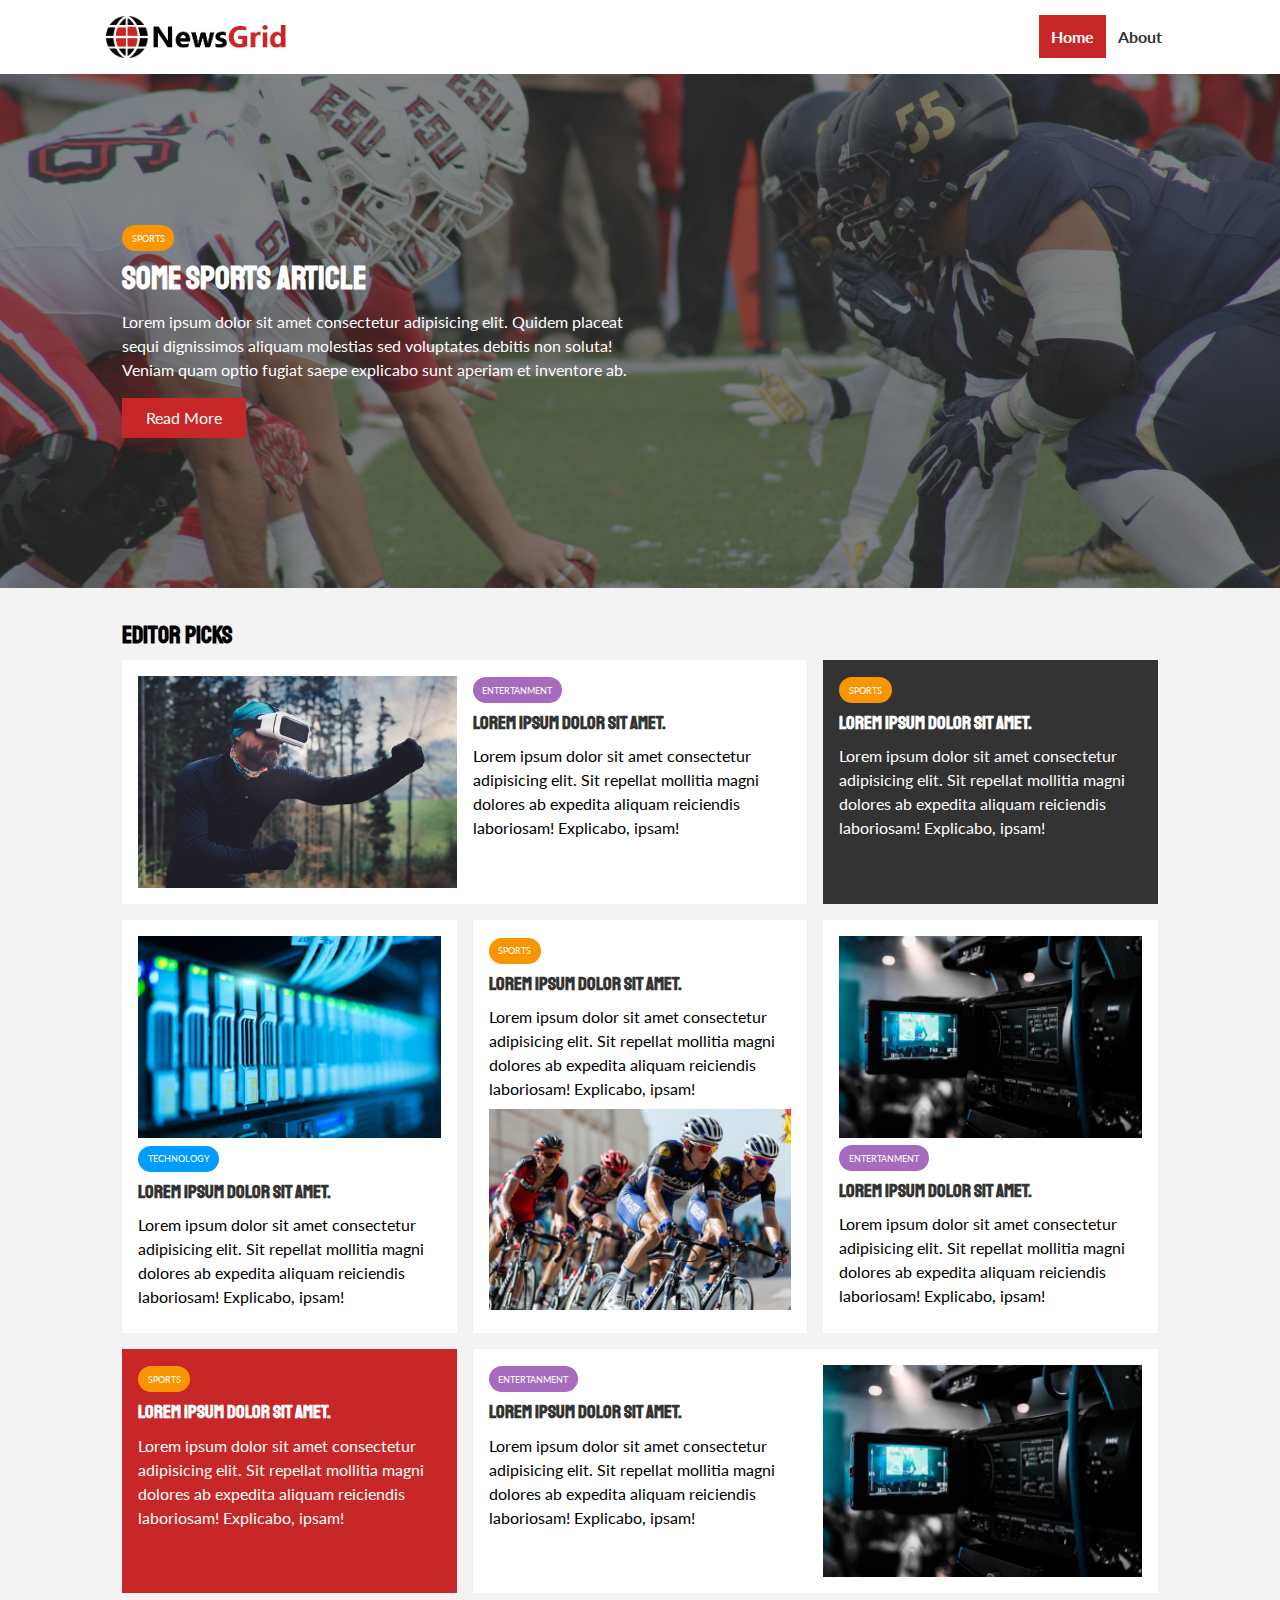
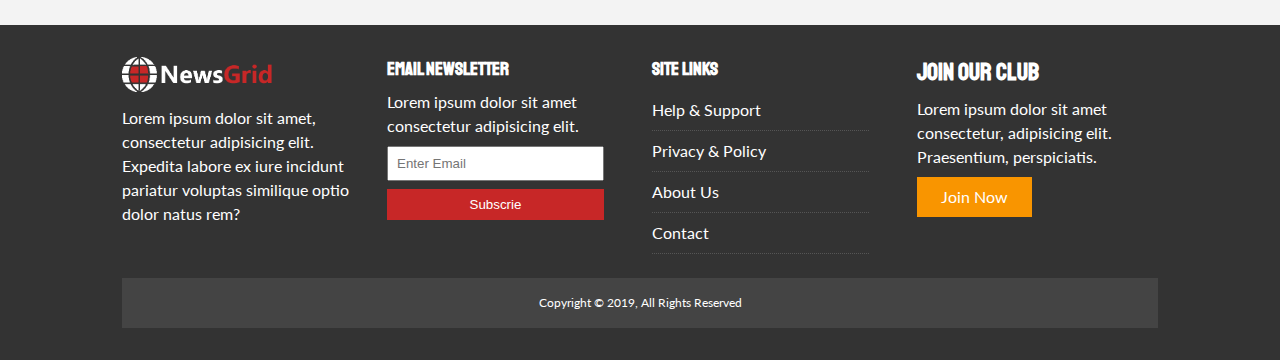
<file: index.html>
<!DOCTYPE html>
<html lang="en">

<head>
    <meta charset="UTF-8">
    <meta http-equiv="X-UA-Compatible" content="IE=edge">
    <meta name="viewport" content="width=device-width, initial-scale=1.0">
    <title>News Website</title>

    <!-- fonts from google fonts -->
    <link href="https://fonts.googleapis.com/css2?family=Lato&family=Staatliches&display=swap" rel="stylesheet">
    <!-- normal style.css -->
    <link rel="stylesheet" href="style.css">
    <!-- mobile style for media queries -->
    <link rel="stylesheet" media="screen and (max-width: 768px)" href="mobile.css">
    <!-- font awesome for icons -->
    <link rel="stylesheet" href="https://use.fontawesome.com/releases/v5.15.4/css/all.css"
        integrity="sha384-DyZ88mC6Up2uqS4h/KRgHuoeGwBcD4Ng9SiP4dIRy0EXTlnuz47vAwmeGwVChigm" crossorigin="anonymous">
    <!-- favicon -->
    <link rel="shortcut icon" type="image/x-icon" href="favicon.ico">
</head>

<body>

    <nav class="" id="main-nav">
        <div class="container">
            <img src="/img/logo.png" class="logo" alt="NewsGrid">

            <div class="social">
                <a href="http://facebook.com" target="_blank"><i class="fab fa-facebook fa-2x"></i></a>
                <a href="http://twitter.com" target="_blank"><i class="fab fa-twitter fa-2x"></i></a>
                <a href="http://instagram.com" target="_blank"><i class="fab fa-instagram fa-2x"></i></a>
                <a href="http://youtube.com" target="_blank"><i class="fab fa-youtube fa-2x"></i></a>
            </div>

            <ul>
                <li><a href="index.html" class="current">Home</a></li>
                <li><a href="about.html">About</a></li>
            </ul>
        </div>
    </nav>

    

    <!-- Showcase -->
    <header class="" id="showcase">
        <div class="container">
            <div class="showcase-container">
                <div class="showcase-content">
                    <div class="category category-sports">Sports</div>
                    <h1>Some Sports Article</h1>
                    <p>Lorem ipsum dolor sit amet consectetur adipisicing elit. Quidem placeat sequi dignissimos aliquam
                        molestias sed voluptates debitis non soluta! Veniam quam optio fugiat saepe explicabo sunt
                        aperiam et inventore ab.
                    </p>
                    <a href="article.html" class="btn btn-primary">Read More</a>
                </div>
            </div>
        </div>
    </header>


    <!-- Home Articles -->
    <section id="home-articles" class="py-2">
        <div class="container">
            <h2>Editor Picks</h2>
            <div class="articles-container">


                <!--########################################################################### First Article -->
                <article class="card">
                    <img src="/img/articles/ent1.jpg" alt="">
                    <div>
                        <div class="category category-ent">Entertanment</div>
                        <h3>
                            <a href="article.html">Lorem ipsum dolor sit amet.</a>
                        </h3>
                        <p>Lorem ipsum dolor sit amet consectetur adipisicing elit. Sit repellat mollitia magni dolores
                            ab
                            expedita aliquam reiciendis laboriosam! Explicabo, ipsam!</p>
                    </div>
                </article>

                <!--########################################################################### Second Article -->
                <article class="card bg-dark">
                    <div class="category category-sports">Sports</div>
                    <h3>
                        <a href="article.html">Lorem ipsum dolor sit amet.</a>
                    </h3>
                    <p>Lorem ipsum dolor sit amet consectetur adipisicing elit. Sit repellat mollitia magni dolores
                        ab
                        expedita aliquam reiciendis laboriosam! Explicabo, ipsam!</p>
                </article>

                <!--########################################################################### Third Article -->
                <article class="card">
                    <img src="/img/articles/tech1.jpg" alt="">
                    <div class="category category-tech">Technology</div>
                    <h3>
                        <a href="article.html">Lorem ipsum dolor sit amet.</a>
                    </h3>
                    <p>Lorem ipsum dolor sit amet consectetur adipisicing elit. Sit repellat mollitia magni dolores
                        ab
                        expedita aliquam reiciendis laboriosam! Explicabo, ipsam!</p>
                </article>

                <!--########################################################################### Fourth Article -->
                <article class="card">
                    <div class="category category-sports">Sports</div>
                    <h3>
                        <a href="article.html">Lorem ipsum dolor sit amet.</a>
                    </h3>
                    <p>Lorem ipsum dolor sit amet consectetur adipisicing elit. Sit repellat mollitia magni dolores
                        ab
                        expedita aliquam reiciendis laboriosam! Explicabo, ipsam!</p>
                    <img src="/img/articles/sports1.jpg" alt="">
                </article>

                <!--########################################################################### Fifth Article -->
                <article class="card">
                    <img src="/img/articles/ent2.jpg" alt="">
                    <div>
                        <div class="category category-ent">Entertanment</div>
                        <h3>
                            <a href="article.html">Lorem ipsum dolor sit amet.</a>
                        </h3>
                        <p>Lorem ipsum dolor sit amet consectetur adipisicing elit. Sit repellat mollitia magni dolores
                            ab
                            expedita aliquam reiciendis laboriosam! Explicabo, ipsam!</p>
                    </div>
                </article>

                <!--########################################################################### Sixth Article -->
                <article class="card bg-primary">
                    <div class="category category-sports">Sports</div>
                    <h3>
                        <a href="article.html">Lorem ipsum dolor sit amet.</a>
                    </h3>
                    <p>Lorem ipsum dolor sit amet consectetur adipisicing elit. Sit repellat mollitia magni dolores
                        ab
                        expedita aliquam reiciendis laboriosam! Explicabo, ipsam!</p>
                </article>

                <!--########################################################################### Seventh Article -->
                <article class="card">
                    <div>
                        <div class="category category-ent">Entertanment</div>
                        <h3>
                            <a href="article.html">Lorem ipsum dolor sit amet.</a>
                        </h3>
                        <p>Lorem ipsum dolor sit amet consectetur adipisicing elit. Sit repellat mollitia magni dolores
                            ab
                            expedita aliquam reiciendis laboriosam! Explicabo, ipsam!</p>
                    </div>
                    <img src="/img/articles/ent2.jpg" alt="">
                </article>


            </div>
        </div>
    </section>


    <!-- Footer -->
    <footer id="main-footer" class="py-2">
        <div class="container footer-container">

            <div>
                <img src="/img/logo_light.png" alt="NewsGrid">
                <p>Lorem ipsum dolor sit amet, consectetur adipisicing elit. Expedita labore ex iure incidunt pariatur
                    voluptas similique optio dolor natus rem?</p>
            </div>

            <div>
                <h3>Email Newsletter</h3>
                <p>Lorem ipsum dolor sit amet consectetur adipisicing elit.</p>
                <form>
                    <input type="email" placeholder="Enter Email">
                    <input type="submit" value="Subscrie" class="btn btn-primary">
                </form>
            </div>

            <div>
                <h3>Site Links</h3>
                <ul class="list">
                    <li><a href="#">Help & Support</a></li>
                    <li><a href="#">Privacy & Policy</a></li>
                    <li><a href="#">About Us</a></li>
                    <li><a href="#">Contact</a></li>
                </ul>
            </div>

            <div>
                <h2>Join Our Club</h2>
                <p>Lorem ipsum dolor sit amet consectetur, adipisicing elit. Praesentium, perspiciatis.</p>
                <a href="" class="btn btn-secondary">Join Now</a>
            </div>

            <div>
                <p>Copyright &copy; 2019, All Rights Reserved</p>
            </div>

        </div>
    </footer>



</body>

</html>
</file>
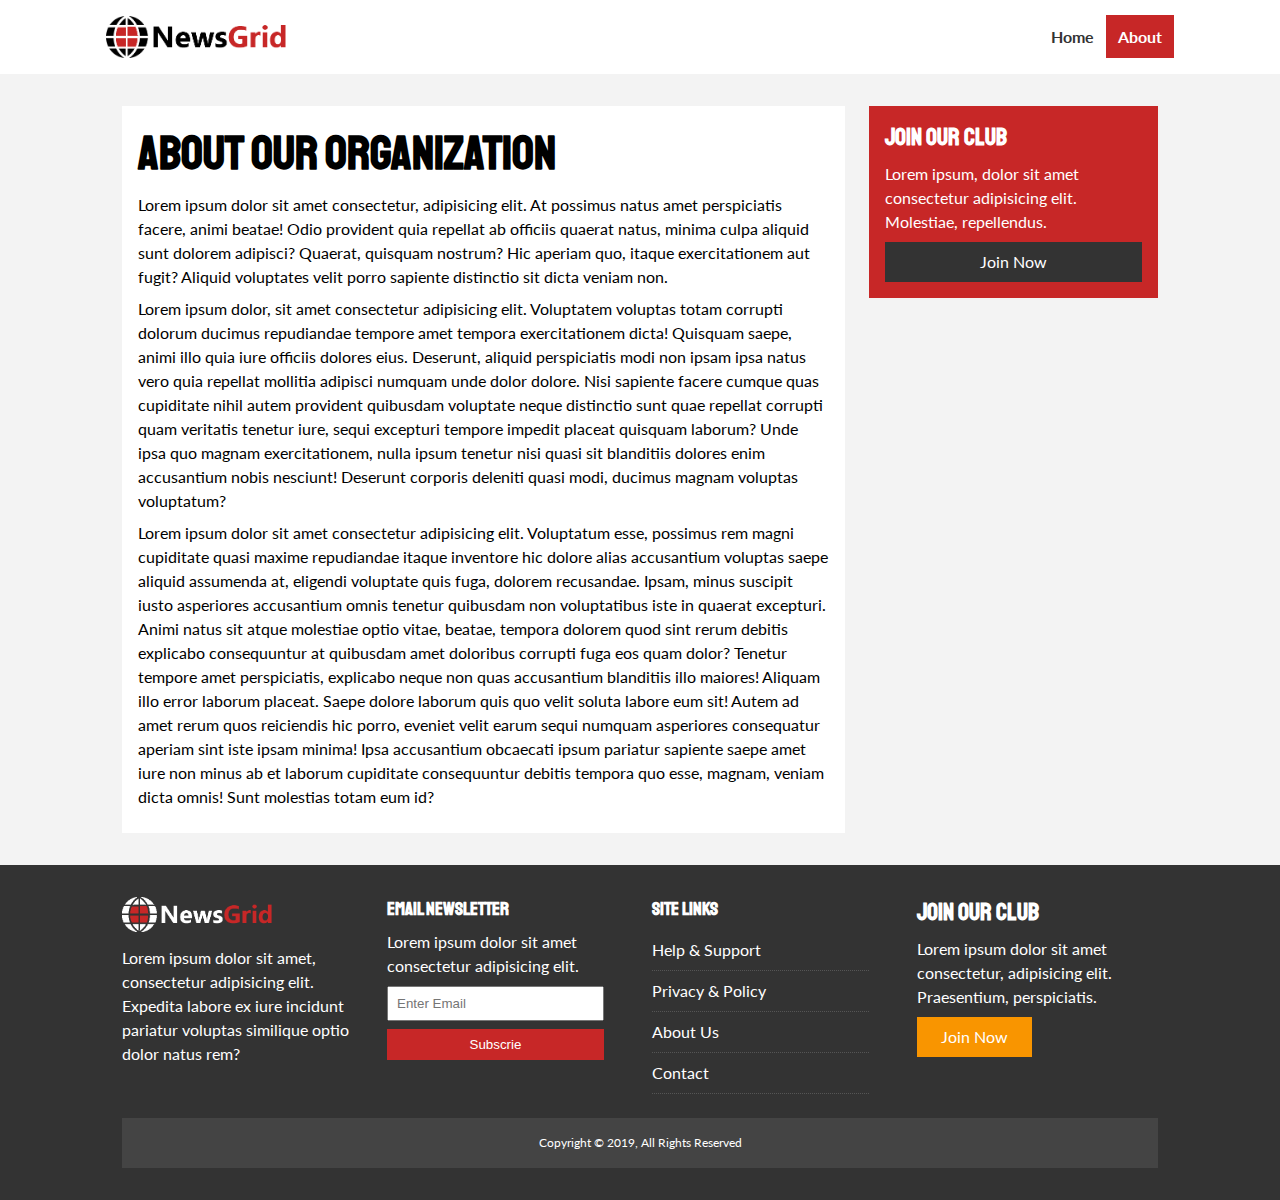
<file: about.html>
<!DOCTYPE html>
<html lang="en">

<head>
    <meta charset="UTF-8">
    <meta http-equiv="X-UA-Compatible" content="IE=edge">
    <meta name="viewport" content="width=device-width, initial-scale=1.0">
    <title>News Website | About</title>

    <!-- fonts from google fonts -->
    <link href="https://fonts.googleapis.com/css2?family=Lato&family=Staatliches&display=swap" rel="stylesheet">
    <!-- normal style.css -->
    <link rel="stylesheet" href="style.css">
    <!-- mobile style for media queries -->
    <link rel="stylesheet" media="screen and (max-width: 768px)" href="mobile.css">
    <!-- font awesome for icons -->
    <link rel="stylesheet" href="https://use.fontawesome.com/releases/v5.15.4/css/all.css"
        integrity="sha384-DyZ88mC6Up2uqS4h/KRgHuoeGwBcD4Ng9SiP4dIRy0EXTlnuz47vAwmeGwVChigm" crossorigin="anonymous">
    <!-- favicon -->
    <link rel="shortcut icon" type="image/x-icon" href="favicon.ico">
</head>

<body>

    <nav class="" id="main-nav">
        <div class="container">
            <img src="/img/logo.png" class="logo" alt="NewsGrid">

            <div class="social">
                <a href="http://facebook.com" target="_blank"><i class="fab fa-facebook fa-2x"></i></a>
                <a href="http://twitter.com" target="_blank"><i class="fab fa-twitter fa-2x"></i></a>
                <a href="http://instagram.com" target="_blank"><i class="fab fa-instagram fa-2x"></i></a>
                <a href="http://youtube.com" target="_blank"><i class="fab fa-youtube fa-2x"></i></a>
            </div>

            <ul>
                <li><a href="index.html">Home</a></li>
                <li><a href="index.html" class="current">About</a></li>
            </ul>
        </div>
    </nav>



    <section id="about">
        <div class="container">
            <div class="page-container">
                <article class="card">
                    <h1 class="l-heading">About Our Organization</h1>
                    <p>Lorem ipsum dolor sit amet consectetur, adipisicing elit. At possimus natus amet perspiciatis
                        facere, animi beatae! Odio provident quia repellat ab officiis quaerat natus, minima culpa
                        aliquid sunt dolorem adipisci? Quaerat, quisquam nostrum? Hic aperiam quo, itaque exercitationem
                        aut fugit? Aliquid voluptates velit porro sapiente distinctio sit dicta veniam non.
                    </p>
                    <p>Lorem ipsum dolor, sit amet consectetur adipisicing elit. Voluptatem voluptas totam corrupti
                        dolorum ducimus repudiandae tempore amet tempora exercitationem dicta! Quisquam saepe, animi
                        illo quia iure officiis dolores eius. Deserunt, aliquid perspiciatis modi non ipsam ipsa natus
                        vero quia repellat mollitia adipisci numquam unde dolor dolore. Nisi sapiente facere cumque quas
                        cupiditate nihil autem provident quibusdam voluptate neque distinctio sunt quae repellat
                        corrupti quam veritatis tenetur iure, sequi excepturi tempore impedit placeat quisquam laborum?
                        Unde ipsa quo magnam exercitationem, nulla ipsum tenetur nisi quasi sit blanditiis dolores enim
                        accusantium nobis nesciunt! Deserunt corporis deleniti quasi modi, ducimus magnam voluptas
                        voluptatum?
                    </p>
                    <p>Lorem ipsum dolor sit amet consectetur adipisicing elit. Voluptatum esse, possimus rem magni
                        cupiditate quasi maxime repudiandae itaque inventore hic dolore alias accusantium voluptas saepe
                        aliquid assumenda at, eligendi voluptate quis fuga, dolorem recusandae. Ipsam, minus suscipit
                        iusto asperiores accusantium omnis tenetur quibusdam non voluptatibus iste in quaerat excepturi.
                        Animi natus sit atque molestiae optio vitae, beatae, tempora dolorem quod sint rerum debitis
                        explicabo consequuntur at quibusdam amet doloribus corrupti fuga eos quam dolor? Tenetur tempore
                        amet perspiciatis, explicabo neque non quas accusantium blanditiis illo maiores! Aliquam illo
                        error laborum placeat. Saepe dolore laborum quis quo velit soluta labore eum sit! Autem ad amet
                        rerum quos reiciendis hic porro, eveniet velit earum sequi numquam asperiores consequatur
                        aperiam sint iste ipsam minima! Ipsa accusantium obcaecati ipsum pariatur sapiente saepe amet
                        iure non minus ab et laborum cupiditate consequuntur debitis tempora quo esse, magnam, veniam
                        dicta omnis! Sunt molestias totam eum id?
                    </p>
                </article>

                <aside class="card bg-primary">
                    <h2>Join Our Club</h2>
                    <p>Lorem ipsum, dolor sit amet consectetur adipisicing elit. Molestiae, repellendus.</p>
                    <a href="#" class="btn btn-dark btn-block">Join Now</a>
                </aside>
            </div>
        </div>
    </section>


    <!-- Footer -->
    <footer id="main-footer" class="py-2">
        <div class="container footer-container">

            <div>
                <img src="/img/logo_light.png" alt="NewsGrid">
                <p>Lorem ipsum dolor sit amet, consectetur adipisicing elit. Expedita labore ex iure incidunt pariatur
                    voluptas similique optio dolor natus rem?</p>
            </div>

            <div>
                <h3>Email Newsletter</h3>
                <p>Lorem ipsum dolor sit amet consectetur adipisicing elit.</p>
                <form>
                    <input type="email" placeholder="Enter Email">
                    <input type="submit" value="Subscrie" class="btn btn-primary">
                </form>
            </div>

            <div>
                <h3>Site Links</h3>
                <ul class="list">
                    <li><a href="#">Help & Support</a></li>
                    <li><a href="#">Privacy & Policy</a></li>
                    <li><a href="#">About Us</a></li>
                    <li><a href="#">Contact</a></li>
                </ul>
            </div>

            <div>
                <h2>Join Our Club</h2>
                <p>Lorem ipsum dolor sit amet consectetur, adipisicing elit. Praesentium, perspiciatis.</p>
                <a href="" class="btn btn-secondary">Join Now</a>
            </div>

            <div>
                <p>Copyright &copy; 2019, All Rights Reserved</p>
            </div>

        </div>
    </footer>



</body>

</html>
</file>
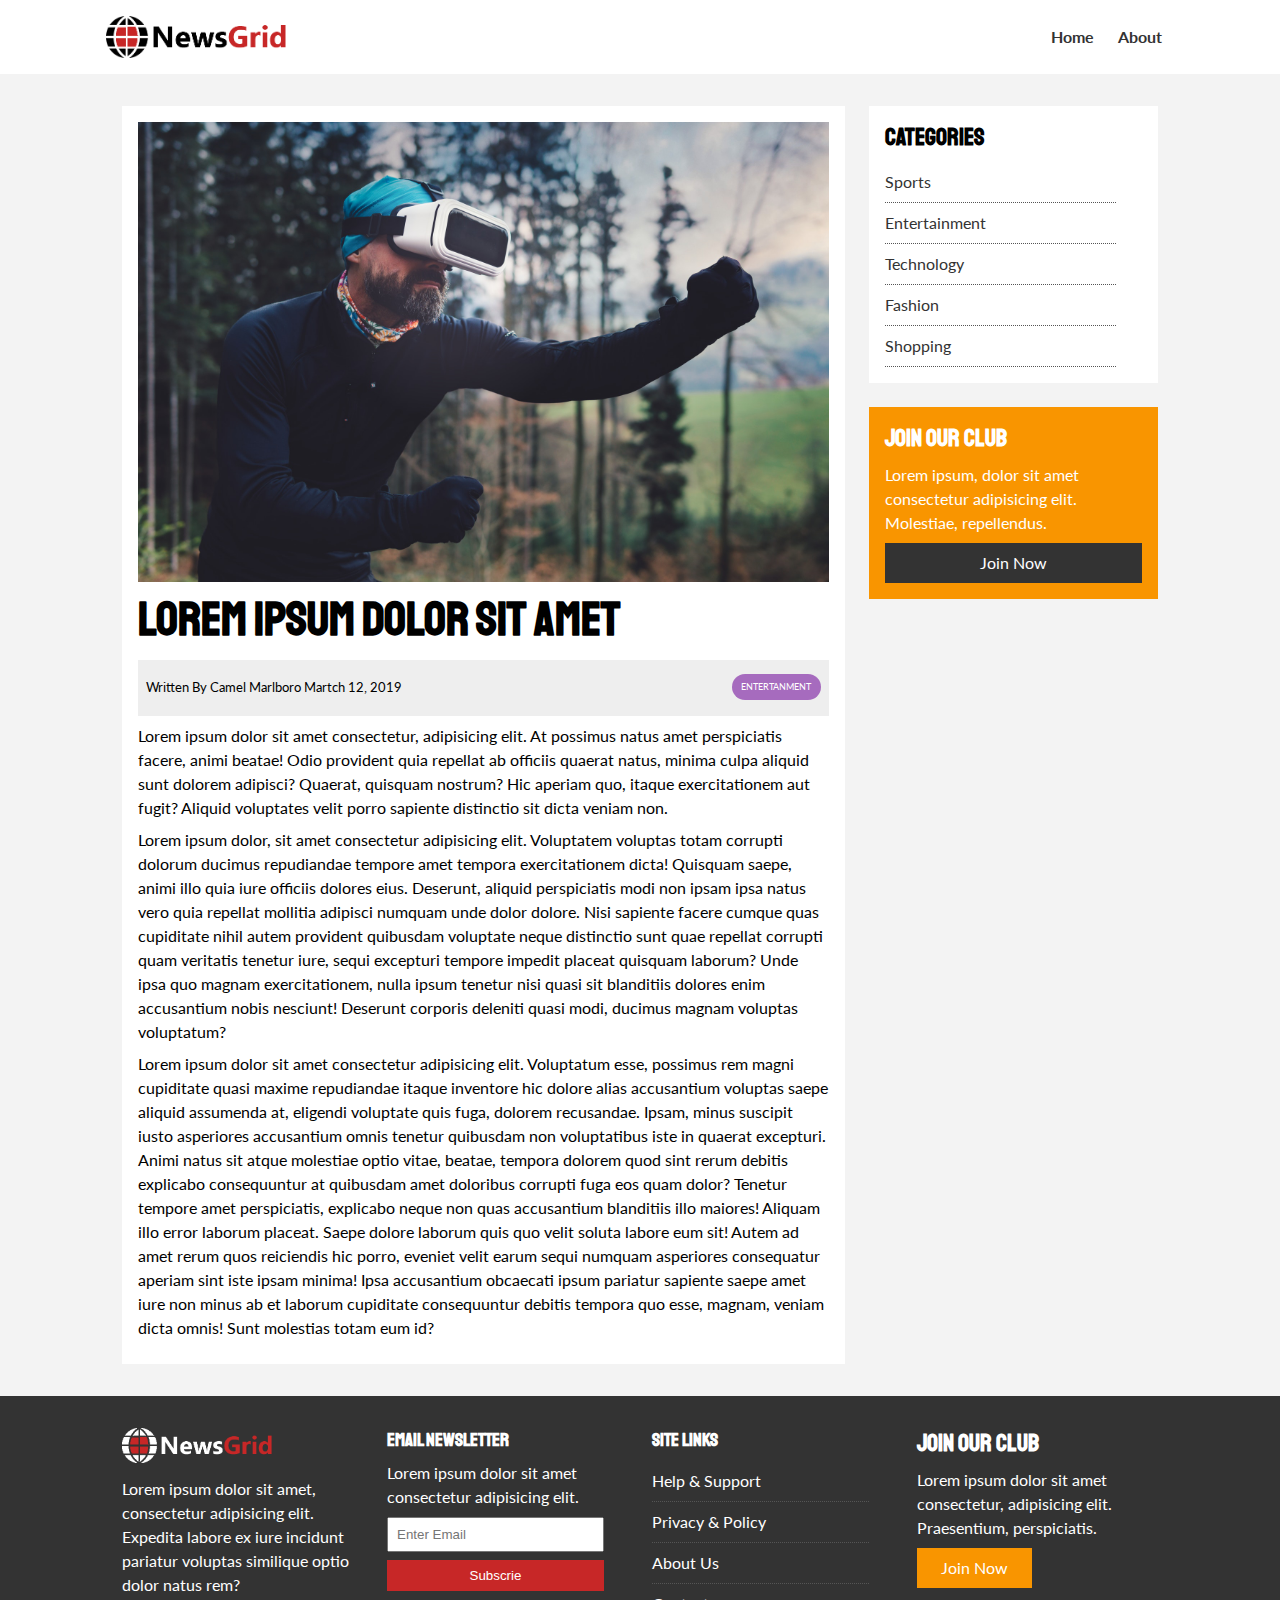
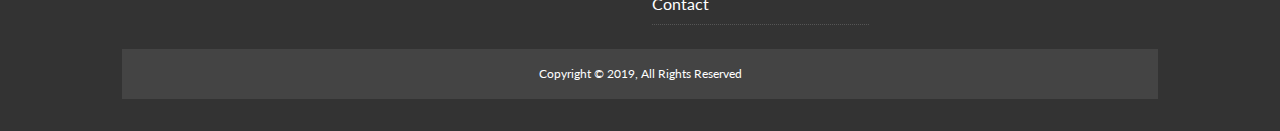
<file: article.html>
<!DOCTYPE html>
<html lang="en">

<head>
    <meta charset="UTF-8">
    <meta http-equiv="X-UA-Compatible" content="IE=edge">
    <meta name="viewport" content="width=device-width, initial-scale=1.0">
    <title>News Website | Latest New</title>

    <!-- fonts from google fonts -->
    <link href="https://fonts.googleapis.com/css2?family=Lato&family=Staatliches&display=swap" rel="stylesheet">
    <!-- normal style.css -->
    <link rel="stylesheet" href="style.css">
    <!-- mobile style for media queries -->
    <link rel="stylesheet" media="screen and (max-width: 768px)" href="mobile.css">
    <!-- font awesome for icons -->
    <link rel="stylesheet" href="https://use.fontawesome.com/releases/v5.15.4/css/all.css"
        integrity="sha384-DyZ88mC6Up2uqS4h/KRgHuoeGwBcD4Ng9SiP4dIRy0EXTlnuz47vAwmeGwVChigm" crossorigin="anonymous">
    <!-- favicon -->
    <link rel="shortcut icon" type="image/x-icon" href="favicon.ico">
</head>

<body>

    <nav class="" id="main-nav">
        <div class="container">
            <img src="/img/logo.png" class="logo" alt="NewsGrid">

            <div class="social">
                <a href="http://facebook.com" target="_blank"><i class="fab fa-facebook fa-2x"></i></a>
                <a href="http://twitter.com" target="_blank"><i class="fab fa-twitter fa-2x"></i></a>
                <a href="http://instagram.com" target="_blank"><i class="fab fa-instagram fa-2x"></i></a>
                <a href="http://youtube.com" target="_blank"><i class="fab fa-youtube fa-2x"></i></a>
            </div>

            <ul>
                <li><a href="index.html">Home</a></li>
                <li><a href="index.html">About</a></li>
            </ul>
        </div>
    </nav>



    <section id="article">
        <div class="container">
            <div class="page-container">
                <article class="card">
                    <img src="/img/articles/ent1.jpg" alt="">
                    <h1 class="l-heading">Lorem ipsum dolor sit amet</h1>
                    <div class="meta">
                        <small>
                            <i class="fas fa-user"></i> Written By Camel Marlboro Martch 12, 2019
                        </small>
                        <div class="category category-ent">Entertanment</div>
                    </div>
                    <p>Lorem ipsum dolor sit amet consectetur, adipisicing elit. At possimus natus amet perspiciatis
                        facere, animi beatae! Odio provident quia repellat ab officiis quaerat natus, minima culpa
                        aliquid sunt dolorem adipisci? Quaerat, quisquam nostrum? Hic aperiam quo, itaque exercitationem
                        aut fugit? Aliquid voluptates velit porro sapiente distinctio sit dicta veniam non.
                    </p>
                    <p>Lorem ipsum dolor, sit amet consectetur adipisicing elit. Voluptatem voluptas totam corrupti
                        dolorum ducimus repudiandae tempore amet tempora exercitationem dicta! Quisquam saepe, animi
                        illo quia iure officiis dolores eius. Deserunt, aliquid perspiciatis modi non ipsam ipsa natus
                        vero quia repellat mollitia adipisci numquam unde dolor dolore. Nisi sapiente facere cumque quas
                        cupiditate nihil autem provident quibusdam voluptate neque distinctio sunt quae repellat
                        corrupti quam veritatis tenetur iure, sequi excepturi tempore impedit placeat quisquam laborum?
                        Unde ipsa quo magnam exercitationem, nulla ipsum tenetur nisi quasi sit blanditiis dolores enim
                        accusantium nobis nesciunt! Deserunt corporis deleniti quasi modi, ducimus magnam voluptas
                        voluptatum?
                    </p>
                    <p>Lorem ipsum dolor sit amet consectetur adipisicing elit. Voluptatum esse, possimus rem magni
                        cupiditate quasi maxime repudiandae itaque inventore hic dolore alias accusantium voluptas saepe
                        aliquid assumenda at, eligendi voluptate quis fuga, dolorem recusandae. Ipsam, minus suscipit
                        iusto asperiores accusantium omnis tenetur quibusdam non voluptatibus iste in quaerat excepturi.
                        Animi natus sit atque molestiae optio vitae, beatae, tempora dolorem quod sint rerum debitis
                        explicabo consequuntur at quibusdam amet doloribus corrupti fuga eos quam dolor? Tenetur tempore
                        amet perspiciatis, explicabo neque non quas accusantium blanditiis illo maiores! Aliquam illo
                        error laborum placeat. Saepe dolore laborum quis quo velit soluta labore eum sit! Autem ad amet
                        rerum quos reiciendis hic porro, eveniet velit earum sequi numquam asperiores consequatur
                        aperiam sint iste ipsam minima! Ipsa accusantium obcaecati ipsum pariatur sapiente saepe amet
                        iure non minus ab et laborum cupiditate consequuntur debitis tempora quo esse, magnam, veniam
                        dicta omnis! Sunt molestias totam eum id?
                    </p>
                </article>


                <aside id="categories" class="card">
                    <h2>Categories</h2>
                    <ul class="list">
                        <li><a href="#"><i class="fas fa-chevron-right"></i> Sports</a></li>
                        <li><a href="#"><i class="fas fa-chevron-right"></i> Entertainment</a></li>
                        <li><a href="#"><i class="fas fa-chevron-right"></i> Technology</a></li>
                        <li><a href="#"><i class="fas fa-chevron-right"></i> Fashion</a></li>
                        <li><a href="#"><i class="fas fa-chevron-right"></i> Shopping</a></li>
                    </ul>
                </aside>

                <aside class="card bg-secondary">
                    <h2>Join Our Club</h2>
                    <p>Lorem ipsum, dolor sit amet consectetur adipisicing elit. Molestiae, repellendus.</p>
                    <a href="#" class="btn btn-dark btn-block">Join Now</a>
                </aside>
            </div>
        </div>
    </section>


    <!-- Footer -->
    <footer id="main-footer" class="py-2">
        <div class="container footer-container">

            <div>
                <img src="/img/logo_light.png" alt="NewsGrid">
                <p>Lorem ipsum dolor sit amet, consectetur adipisicing elit. Expedita labore ex iure incidunt pariatur
                    voluptas similique optio dolor natus rem?</p>
            </div>

            <div>
                <h3>Email Newsletter</h3>
                <p>Lorem ipsum dolor sit amet consectetur adipisicing elit.</p>
                <form>
                    <input type="email" placeholder="Enter Email">
                    <input type="submit" value="Subscrie" class="btn btn-primary">
                </form>
            </div>

            <div>
                <h3>Site Links</h3>
                <ul class="list">
                    <li><a href="#">Help & Support</a></li>
                    <li><a href="#">Privacy & Policy</a></li>
                    <li><a href="#">About Us</a></li>
                    <li><a href="#">Contact</a></li>
                </ul>
            </div>

            <div>
                <h2>Join Our Club</h2>
                <p>Lorem ipsum dolor sit amet consectetur, adipisicing elit. Praesentium, perspiciatis.</p>
                <a href="" class="btn btn-secondary">Join Now</a>
            </div>

            <div>
                <p>Copyright &copy; 2019, All Rights Reserved</p>
            </div>

        </div>
    </footer>



</body>

</html>
</file>
<file: style.css>
:root {
    --primary-color: #c72727;
    --secondary-color: #f99500;
    --light-color: #f3f3f3;
    --dark-color: #333;
    --max-width: 1100px;
}

.category {
    --sports-color: #f99500;
    --ent-color: #a66bbe;
    --tech-color: #009cff;
}

* {
    margin: 0;
    padding: 0;
    box-sizing: border-box;
}

body {
    font-family: 'Lato', sans-serif;
    line-height: 1.5;
    background-color: var(--light-color);
}

a {
    color: #333;
    text-decoration: none;
}

ul {
    list-style: none;
}

p {
    margin: 0.5rem 0;
}

img {
    width: 100%;
}

h1, h2, h3, h4, h5, h6 {
    font-family: 'Staatliches', cursive;
    margin-bottom: .55rem;
    line-height: 1.3;
}

                                                            /* Utility */
.container {
    max-width: var(--max-width);
    margin: auto;
    padding: 0 2rem;
    overflow: hidden;
}

.category {
    display: inline-block;
    color: #fff;
    font-size: 0.55rem;
    text-transform: uppercase;
    padding: 0.4rem 0.6rem;
    border-radius: 15px;
    margin-bottom: 0.5rem;
}

.category-sports {    background: var(--sports-color);      }
.category-ent {    background: var(--ent-color);      }
.category-tech {    background: var(--tech-color);      }

.btn {
    display: inline-block;
    border: none;
    background: var(--dark-color);
    color: #fff;
    padding: 0.5rem 1.5rem;
}

.btn-light {    background: var(--light-color);     }
.btn-primary {  background: var(--primary-color);   }
.btn-secondary {    background: var(--secondary-color);}

.btn:hover {
    opacity: 0.9;
}

.btn-block {
    display: block;
    width: 100%;
    text-align: center;
}

.card {
    background: #fff;
    padding: 1rem;
}

.bg-dark {
    background: var(--dark-color);
    color: #fff;
}
.bg-primary {
    background: var(--primary-color);
    color: #fff;
}
.bg-secondary {
    background: var(--secondary-color);
    color: #fff;
}

.bg-dark h1,
.bg-dark h2,
.bg-dark h3,
.bg-dark a,
.bg-primary h1,
.bg-primary h2,
.bg-primary h3,
.bg-primary a,
.bg-secondary h1,
.bg-secondary h2,
.bg-secondary h3,
.bg-secondary a {
    color: #fff;
}

.py-1 {    padding: 1.5rem 0;   }
.py-2 {    padding: 2rem 0;   }
.py-3 {    padding: 3rem 0;   }
.p-1 {    padding: 1.5rem   }
.p-2 {    padding: 2rem   }
.p-3 {    padding: 3rem   }

.l-heading {
    font-size: 3rem;
}

.list li {
    padding: .5rem 0;
    border-bottom: #555 dotted 1px;
    width: 90%;
}

.list li a:hover {
    color: var(--primary-color) !important;
}

/* Inner Page Grid Container */
.page-container {
    display: grid;
    grid-template-columns: 5fr 2fr;
    margin: 2rem 0;
    grid-gap: 1.5rem;
}

.page-container > *:first-child {
    grid-row: 1 / span 3;
}

                                                            /* Navigation */
#main-nav {
    background-color: #fff;
    position: sticky;
    top: 0;
    z-index: 2;
}

#main-nav .container {
    display: grid;
    grid-template-columns: 6fr 3fr 2fr;
    padding: 1rem;
    align-items: center;
}

#main-nav .logo {
    width: 180px;
}

#main-nav ul {
    display: flex;
    justify-self: end;
}

#main-nav ul li a {
    padding: .75rem;
    font-weight: bold;
}

#main-nav ul li a.current {
    background-color: var(--primary-color);
    color: #fff;
}

#main-nav ul li a:hover {
    background-color: var(--light-color);
    color: var(--dark-color);
}

#main-nav .social {
    justify-self: center;
}

#main-nav .social i {
    color: #777;
    margin-right: .5rem;
}

                                                            /* Showcase */
#showcase {
    color: #fff;
    background: #333;
    padding: 2rem;
    position: relative;
}

#showcase::before {
    content: '';
    background: url("/img/featured.jpg") no-repeat center center/cover;
    position: absolute;
    top: 0;
    left: 0;
    width: 100%;
    height: 100%;
    opacity: 0.4;
}

#showcase .showcase-container {
    display: grid;
    grid-template-columns: repeat(2, 1fr);
    justify-content: center;
    align-items: center;
    height: 50vh;
}

#showcase .showcase-content {
    z-index: 1;
}

#showcase .showcase-content p {
    margin-bottom: 1rem;
}

/* Home Articles */
#home-articles .articles-container {
    display: grid;
    grid-template-columns: repeat(3, 1fr);
    grid-gap: 1rem;
}

/* Target the first clid of article container, no matter who that child is */
#home-articles .articles-container > *:first-child,
#home-articles .articles-container > *:last-child {
    display: grid;
    grid-template-columns: repeat(2, 1fr);
    grid-gap: 1rem;
    grid-column: 1 / span 2;
    /* align-items: center; */
}

#home-articles .articles-container > *:last-child {
    grid-column: 2 / span 2;
}

/* Article Page */
#article .meta {
    display: flex;
    justify-content: space-between;
    align-items: center;
    background: #eee;
    padding: 0.5rem;
}

#article .meta .category {
    margin-top: 0.4rem;
}

                                                            /* Footer */
#main-footer {
    background: var(--dark-color);
    color: #fff;
}              

#main-footer img {
    width: 150px;
}

#main-footer a {
    color: #fff;
}

#main-footer .footer-container {
    display: grid;
    grid-template-columns: repeat(4, 1fr);
    grid-gap: 1.5rem;
}

#main-footer .footer-container > *:last-child {
    background: #444;
    grid-column: 1 / span 4;
    text-align: center;
    padding: .5rem;
    font-size: 0.75rem;
}

#main-footer .footer-container input[type ='email'] {
    width: 90%;
    padding: 0.5rem;
    margin-bottom: 0.5rem;
}

#main-footer .footer-container input[type='submit'] {
    width: 90%;
}
</file>
<file: mobile.css>
/* Navigation */
#main-nav .social {
    display: none;
}

#main-nav .container {
    grid-template-columns: 1fr;
    grid-gap: 1.2rem;
}

#main-nav ul,
#main-nav .logo {
    justify-self: center;
}

#main-lan ul li a {
    padding: 0.50rem;
}

/* Home articles */
#home-articles .articles-container {
    grid-template-columns: repeat(2, 1fr);
}

#home-articles .articles-container > *:first-child,
#home-articles .articles-container > *:last-child {
    grid-template-columns: 1fr;
    grid-column: 1;
}


/* Smaller Mobile */
@media(max-width: 600px) {

    /* Stack Grid Items */
    #showcase .showcase-container,
    #home-articles .articles-container,
    #main-footer .footer-container {
        grid-template-columns: 1fr;
    }

    #main-footer .footer-container > *:last-child {
        grid-column: 1;
    }

    /* #main-footer .footer-container > * {
        border-bottom: #444 dotted 1px;
        padding-bottom: 1rem;
    }

    #main-footer .footer-container > *:last-child,
    #main-footer .footer-container > *:nth-child(3),
    #main-footer .footer-container > *:nth-child(4) {
        border: none
    } */

    #main-footer .footer-container > *:first-child,
    #main-footer .footer-container > *:nth-child(2) {
        border-bottom: #444 dotted 1px;
        padding-bottom: 1rem;
    }

    .page-container {
        grid-template-columns: 1fr;
        text-align: center;
    }

    .page-container > *:first-child {
        grid-row: 1;
    }

    .l-heading {
        font-size: 2rem;
    }
}
</file>
